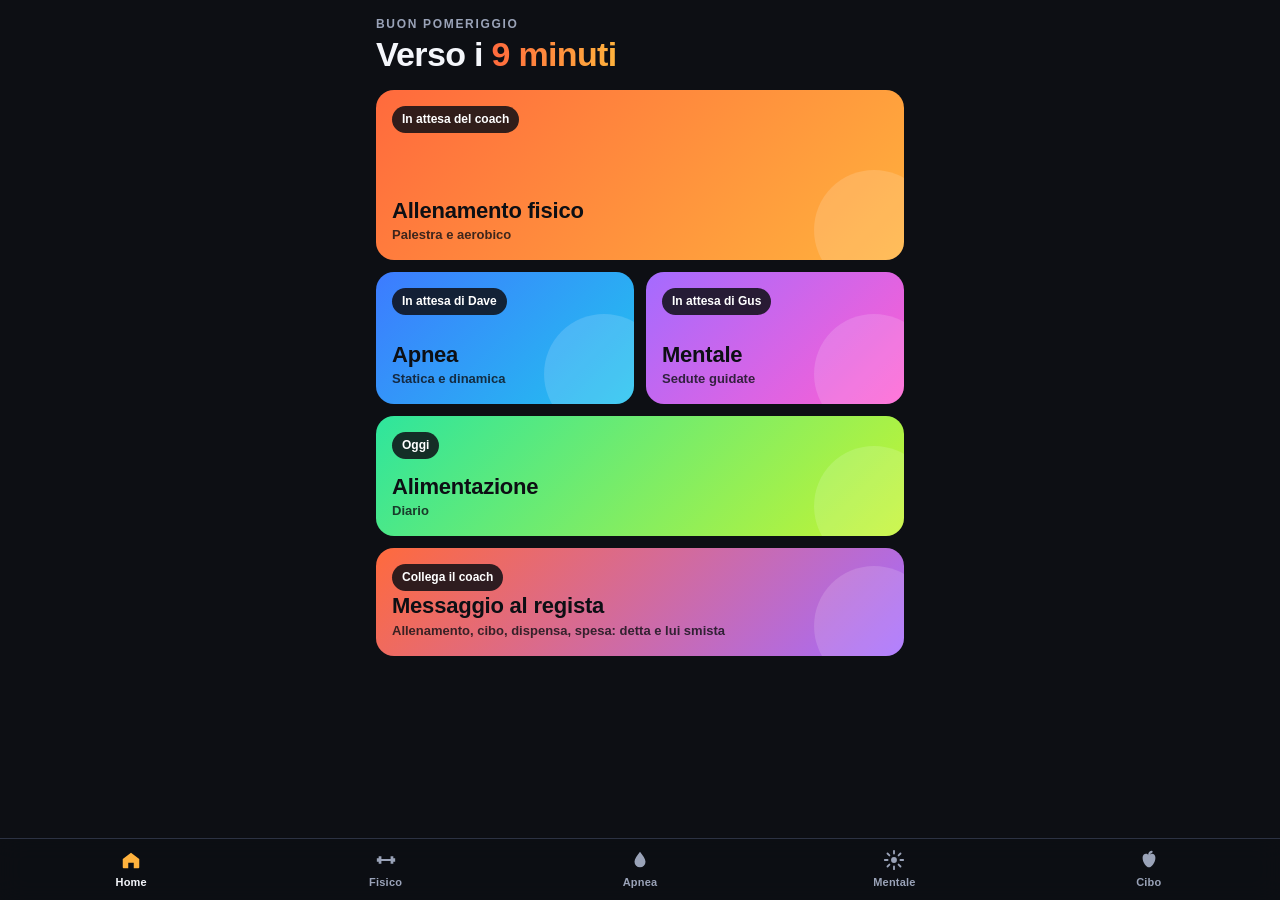
<file: index.html>
<!doctype html>
<html lang="it">
<head>
  <meta charset="utf-8">
  <meta name="viewport" content="width=device-width, initial-scale=1, viewport-fit=cover">
  <meta name="theme-color" content="#0d0f14">
  <meta name="color-scheme" content="dark">
  <meta name="format-detection" content="telephone=no">
  <meta name="apple-mobile-web-app-capable" content="yes">
  <meta name="mobile-web-app-capable" content="yes">
  <meta name="apple-mobile-web-app-status-bar-style" content="black-translucent">
  <meta name="apple-mobile-web-app-title" content="Mr. 9">
  <title>Mr. 9 Training</title>
  <link rel="manifest" href="manifest.webmanifest">
  <link rel="icon" href="icons/icon.svg" type="image/svg+xml">
  <link rel="icon" type="image/png" sizes="32x32" href="icons/favicon-32.png">
  <link rel="apple-touch-icon" href="icons/apple-touch-icon.png">
  <link rel="stylesheet" href="pwa/pwa.css">
  <link rel="stylesheet" href="app.css">
  <link rel="stylesheet" href="alimentazione/ali.css">
</head>
<body>
  <div id="app" class="app"></div>
  <nav class="tabbar" id="tabbar">
    <a href="#/" data-tab="home"><span class="ti"><svg viewBox="0 0 24 24"><path d="M3 11l9-7 9 7v9a1 1 0 0 1-1 1h-5v-6H9v6H4a1 1 0 0 1-1-1z"/></svg></span>Home</a>
    <a href="#/fisico" data-tab="fisico"><span class="ti"><svg viewBox="0 0 24 24"><path d="M2 10h2V8h3v8H4v-2H2zM22 10h-2V8h-3v8h3v-2h2zM7 11h10v2H7z"/></svg></span>Fisico</a>
    <a href="#/apnea" data-tab="apnea"><span class="ti"><svg viewBox="0 0 24 24"><path d="M12 3c3 4 6 7.5 6 11a6 6 0 0 1-12 0c0-3.5 3-7 6-11z"/></svg></span>Apnea</a>
    <a href="#/mentale" data-tab="mentale"><span class="ti"><svg viewBox="0 0 24 24"><circle cx="12" cy="12" r="3.2"/><path d="M12 2v3M12 19v3M2 12h3M19 12h3M4.9 4.9 7 7M17 17l2.1 2.1M4.9 19.1 7 17M17 7l2.1-2.1" stroke-width="2" stroke="currentColor" fill="none" stroke-linecap="round"/></svg></span>Mentale</a>
    <a href="#/alimentazione" data-tab="alimentazione"><span class="ti"><svg viewBox="0 0 24 24"><path d="M12 7c-2-3-7-2.5-7 2.5 0 5 4 10.5 7 10.5s7-5.5 7-10.5C19 4.5 14 4 12 7z"/><path d="M12 7c0-2 1-3.5 3-4" stroke="currentColor" stroke-width="2" fill="none" stroke-linecap="round"/></svg></span>Cibo</a>
  </nav>
  <script src="alimentazione/ali-dati.js"></script>
  <script src="alimentazione/ali.js"></script>
  <script src="app.js"></script>
  <script type="module" src="pwa/pwa.js"></script>
</body>
</html>
</file>
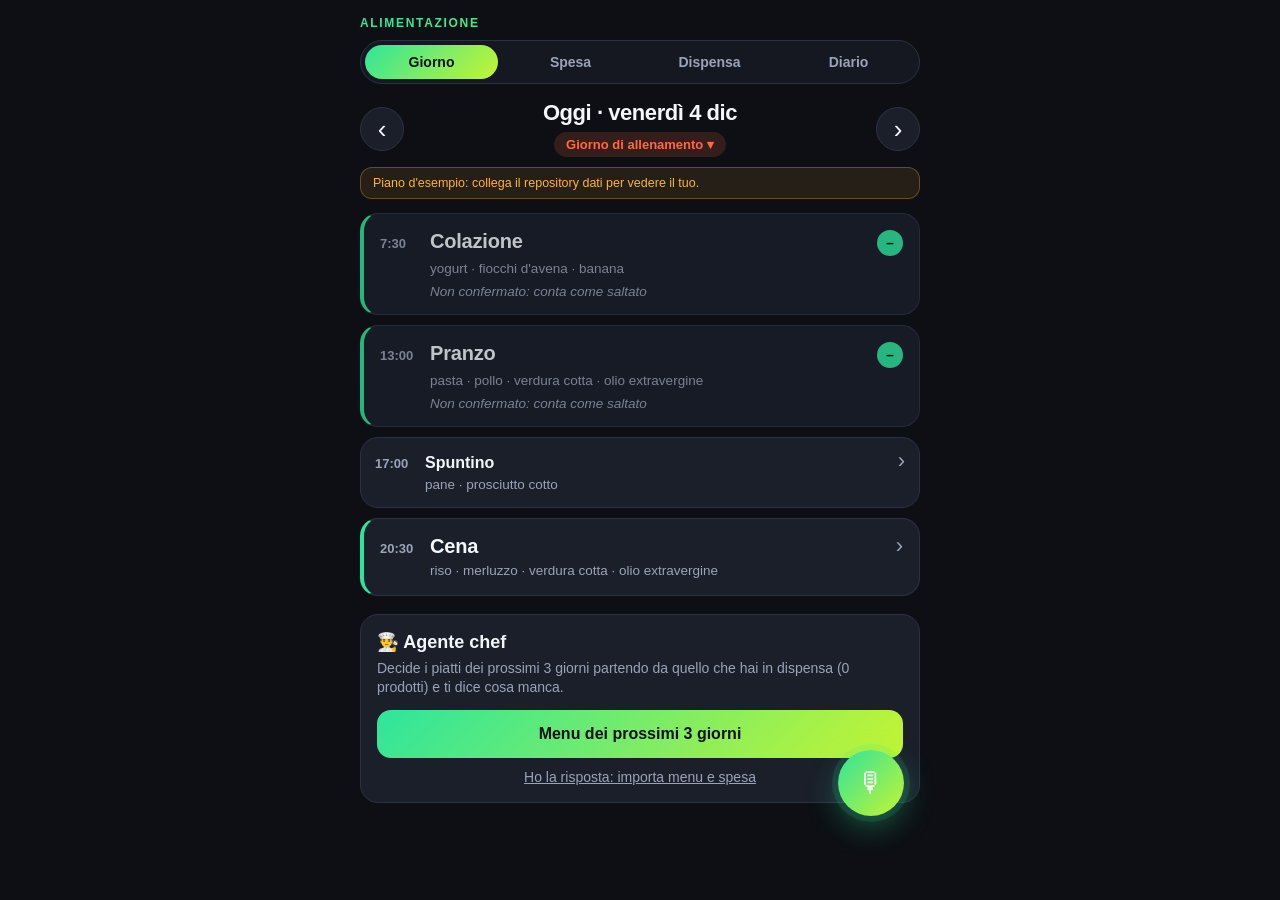
<file: alimentazione/anteprima.html>
<!doctype html>
<html lang="it">
<head>
<meta charset="utf-8">
<meta name="viewport" content="width=device-width, initial-scale=1, viewport-fit=cover">
<title>Alimentazione · anteprima</title>
<style>
  :root { --bg:#0d0f14; --bg2:#151821; --card:#1b1f2a; --card2:#232837; --line:#2c3243; --text:#f4f6fb; --muted:#9aa3b8;
    --cibo:#2ee59d; --cibo2:#c6f432; --fisico:#ff6a3d; --apnea:#22c3ee; --warn:#ffb23d; --r:18px; color-scheme: dark; }
  html, body { margin: 0; background: var(--bg); color: var(--text); }
  #app { max-width: 560px; margin: 0 auto; padding: 12px 16px 0; }
</style>
<link rel="stylesheet" href="ali.css">
</head>
<body>
<div id="app"><div id="ali-root"></div></div>
<script src="ali-dati.js"></script>
<script src="ali.js"></script>
<script>
  // Anteprima autonoma: nell'app vera il router lo fa da solo.
  function vai() {
    var h = location.hash.replace(/^#\/?/, '').split('/').filter(Boolean);
    if (h[0] !== 'alimentazione') { location.hash = '#/alimentazione'; return; }
    window.Mr9Alimentazione.mount(document.getElementById('ali-root'), { percorso: h.slice(1) });
    window.scrollTo(0, 0);
  }
  window.addEventListener('hashchange', vai); vai();
</script>
</body>
</html>
</file>
<file: pwa/pwa.css>
/* Base mobile per l'app installata.
 * Non impone colori o font all'app: solo comportamento "da app nativa"
 * (niente zoom, niente rimbalzo, rispetto di notch e barra home) e lo stile del banner di installazione.
 *
 * Variabili utili per l'app:
 *   --safe-top / --safe-bottom / --safe-left / --safe-right  → margini di notch e barra home
 *   --app-height  → altezza reale dello schermo (100dvh con fallback)
 *   --tap-min     → dimensione minima consigliata per i pulsanti (48px)
 */
:root {
  --safe-top: env(safe-area-inset-top, 0px);
  --safe-bottom: env(safe-area-inset-bottom, 0px);
  --safe-left: env(safe-area-inset-left, 0px);
  --safe-right: env(safe-area-inset-right, 0px);
  --app-height: 100vh;
  --tap-min: 48px;
  color-scheme: dark;
}
@supports (height: 100dvh) {
  :root { --app-height: 100dvh; }
}

html {
  -webkit-text-size-adjust: 100%;
  text-size-adjust: 100%;
  -webkit-tap-highlight-color: transparent;
  overscroll-behavior: none; /* niente "tira per aggiornare" o rimbalzo che sposta il timer */
  background: #0d0f14; /* evita il lampo bianco all'apertura */
}
body {
  margin: 0;
  min-height: var(--app-height);
  overscroll-behavior-y: none;
}
/* Facoltativo: contenuto lontano da notch e barra home, se l'app non lo gestisce già da sé */
body.pwa-safe-padding {
  padding: var(--safe-top) var(--safe-right) var(--safe-bottom) var(--safe-left);
  box-sizing: border-box;
}

/* Comportamento da app: niente selezione testo o menu "copia" con pressione lunga sui comandi */
button, [role="button"], .no-select, nav, header {
  -webkit-user-select: none;
  user-select: none;
  -webkit-touch-callout: none;
  touch-action: manipulation; /* niente zoom con doppio tocco, tocco immediato */
}
button, [role="button"] { min-height: var(--tap-min); }

/* iOS ingrandisce la pagina se un campo ha testo < 16px: lo evitiamo */
input, select, textarea { font-size: max(16px, 1em); }

/* Banner "Installa l'app" */
.pwa-install {
  position: fixed;
  left: 0; right: 0; bottom: 0;
  z-index: 9999;
  padding: 12px calc(12px + var(--safe-right)) calc(12px + var(--safe-bottom)) calc(12px + var(--safe-left));
  pointer-events: none;
  animation: pwa-up .25s ease-out;
}
.pwa-install__card {
  pointer-events: auto;
  max-width: 520px;
  margin: 0 auto;
  display: grid;
  grid-template-columns: 48px 1fr;
  gap: 12px 14px;
  align-items: center;
  padding: 16px;
  border-radius: 18px;
  background: #1a1d26;
  color: #eef2ff;
  border: 1px solid rgba(255, 106, 61, .45);
  box-shadow: 0 12px 40px rgba(0, 0, 0, .5);
  font: 15px/1.4 system-ui, -apple-system, "Segoe UI", Roboto, sans-serif;
}
.pwa-install__icon { border-radius: 12px; }
.pwa-install__text { display: flex; flex-direction: column; gap: 2px; }
.pwa-install__text strong { font-size: 16px; }
.pwa-install__text span { color: #aab3cf; font-size: 14px; }
.pwa-install__actions { grid-column: 1 / -1; display: flex; gap: 10px; }
.pwa-btn {
  flex: 1;
  min-height: var(--tap-min);
  border-radius: 12px;
  border: 1px solid rgba(255, 255, 255, .15);
  background: transparent;
  color: inherit;
  font: inherit;
  font-weight: 600;
  cursor: pointer;
}
.pwa-btn--primary { background: #ff6a3d; color: #160803; border-color: transparent; }
.pwa-install__how { grid-column: 1 / -1; }
.pwa-steps { margin: 4px 0 0; padding-left: 22px; display: grid; gap: 8px; }
.pwa-ico { vertical-align: -3px; color: #ffb23d; }
@keyframes pwa-up { from { transform: translateY(30px); opacity: 0; } to { transform: none; opacity: 1; } }
@media (prefers-reduced-motion: reduce) { .pwa-install { animation: none; } }

/* Nell'app installata il banner non serve mai */
.pwa-standalone .pwa-install { display: none; }
</file>
<file: app.css>
:root {
  color-scheme: dark;
  --bg: #0d0f14;
  --bg2: #151821;
  --card: #1b1f2a;
  --card2: #232837;
  --line: #2c3243;
  --text: #f4f6fb;
  --muted: #9aa3b8;
  --fisico: #ff6a3d;
  --fisico2: #ffb23d;
  --apnea: #22c3ee;
  --apnea2: #3d7bff;
  --mentale: #a46bff;
  --mentale2: #ff5fd2;
  --cibo: #2ee59d;
  --cibo2: #c6f432;
  --ok: #2ee59d;
  --warn: #ffb23d;
  --bad: #ff4d6d;
  --i-facile: #2ee59d;
  --i-recupero: #22c3ee;
  --i-medio: #ffb23d;
  --i-forte: #ff6a3d;
  --i-massimale: #ff3d6e;
  --r: 18px;
  --safe-b: env(safe-area-inset-bottom, 0px);
  --safe-t: env(safe-area-inset-top, 0px);
}
* { box-sizing: border-box; -webkit-tap-highlight-color: transparent; }
html, body { margin: 0; background: var(--bg); color: var(--text); }
body {
  font-family: -apple-system, BlinkMacSystemFont, "Segoe UI", Roboto, "Helvetica Neue", Arial, sans-serif;
  font-size: 16px; line-height: 1.4;
  min-height: 100vh;
  overscroll-behavior-y: none;
}
button, input, textarea, select { font: inherit; color: inherit; }
button { cursor: pointer; border: 0; background: none; }
a { color: inherit; text-decoration: none; }

.app { max-width: 560px; margin: 0 auto; padding: calc(16px + var(--safe-t)) 16px calc(96px + var(--safe-b)); }

/* tab bar */
.tabbar {
  position: fixed; left: 0; right: 0; bottom: 0; z-index: 20;
  display: flex; justify-content: space-around;
  background: rgba(13, 15, 20, .92); backdrop-filter: blur(12px);
  border-top: 1px solid var(--line);
  padding: 6px 4px calc(6px + var(--safe-b));
}
.tabbar a { flex: 1; text-align: center; font-size: 11px; color: var(--muted); padding: 4px 0; font-weight: 600; letter-spacing: .02em; }
.tabbar a .ti { display: block; height: 24px; margin-bottom: 2px; }
.tabbar a .ti svg { width: 22px; height: 22px; fill: currentColor; }
.tabbar a.on { color: var(--text); }
.tabbar a.on[data-tab="fisico"] .ti { color: var(--fisico); }
.tabbar a.on[data-tab="apnea"] .ti { color: var(--apnea); }
.tabbar a.on[data-tab="mentale"] .ti { color: var(--mentale); }
.tabbar a.on[data-tab="alimentazione"] .ti { color: var(--cibo); }
.tabbar a.on[data-tab="home"] .ti { color: var(--fisico2); }
body.focus .tabbar { display: none; }
body.focus .app { padding-bottom: calc(24px + var(--safe-b)); }

/* headings */
.eyebrow { font-size: 12px; font-weight: 800; letter-spacing: .14em; text-transform: uppercase; color: var(--muted); }
h1 { font-size: 34px; line-height: 1.05; margin: 4px 0 18px; font-weight: 900; letter-spacing: -.02em; }
h2 { font-size: 22px; margin: 0 0 8px; font-weight: 850; letter-spacing: -.01em; }
h3 { font-size: 17px; margin: 0; font-weight: 800; }
.muted { color: var(--muted); }
.small { font-size: 13px; }
.grad-fisico { background: linear-gradient(90deg, var(--fisico), var(--fisico2)); -webkit-background-clip: text; background-clip: text; color: transparent; }

.topbar { display: flex; align-items: center; justify-content: space-between; gap: 12px; margin-bottom: 12px; }
.back { display: inline-flex; align-items: center; gap: 6px; color: var(--muted); font-weight: 700; padding: 8px 0; }

/* section tiles */
.tiles { display: grid; grid-template-columns: 1fr 1fr; gap: 12px; }
.tile {
  position: relative; border-radius: var(--r); padding: 16px; min-height: 132px;
  display: flex; flex-direction: column; justify-content: space-between; overflow: hidden;
  color: #0d0f14;
}
.tile.big { grid-column: span 2; min-height: 170px; }
.tile .tname { font-size: 22px; font-weight: 900; letter-spacing: -.01em; }
.tile .tsub { font-size: 13px; font-weight: 700; opacity: .8; }
.tile .tbadge { align-self: flex-start; background: rgba(13,15,20,.85); color: #fff; font-size: 12px; font-weight: 800; padding: 5px 10px; border-radius: 99px; }
.tile.fisico { background: linear-gradient(135deg, var(--fisico), var(--fisico2)); }
.tile.apnea { background: linear-gradient(135deg, var(--apnea2), var(--apnea)); }
.tile.mentale { background: linear-gradient(135deg, var(--mentale), var(--mentale2)); }
.tile.cibo { background: linear-gradient(135deg, var(--cibo), var(--cibo2)); }
.tile.regista { background: linear-gradient(135deg, var(--fisico), var(--mentale)); }
.tile.soon { filter: saturate(.7); }
.tile::after { content: ""; position: absolute; right: -30px; bottom: -30px; width: 120px; height: 120px; border-radius: 50%; background: rgba(255,255,255,.15); }

/* cards */
.card { background: var(--card); border: 1px solid var(--line); border-radius: var(--r); padding: 16px; margin-bottom: 12px; }
.hero {
  border-radius: 22px; padding: 20px; margin-bottom: 14px; position: relative; overflow: hidden;
  background: radial-gradient(120% 140% at 100% 0%, rgba(255,178,61,.35), transparent 55%), linear-gradient(160deg, #2a1a16, #1b1f2a 60%);
  border: 1px solid rgba(255,106,61,.35);
}
.hero .tag { display: inline-block; font-size: 12px; font-weight: 800; letter-spacing: .1em; text-transform: uppercase; padding: 5px 10px; border-radius: 99px; background: rgba(255,106,61,.18); color: var(--fisico2); }
.hero h2 { font-size: 28px; margin: 12px 0 6px; }
.stats { display: flex; gap: 18px; margin: 14px 0 18px; flex-wrap: wrap; }
.stat b { display: block; font-size: 22px; font-weight: 900; }
.stat span { font-size: 12px; color: var(--muted); font-weight: 700; text-transform: uppercase; letter-spacing: .08em; }

.btn {
  display: flex; align-items: center; justify-content: center; gap: 8px; width: 100%;
  padding: 16px 18px; border-radius: 14px; font-weight: 850; font-size: 17px; letter-spacing: .01em;
  background: var(--card2); color: var(--text); border: 1px solid var(--line);
}
.btn.primary { background: linear-gradient(90deg, var(--fisico), var(--fisico2)); color: #140b06; border: 0; box-shadow: 0 8px 24px -8px rgba(255,106,61,.6); }
.btn.ok { background: linear-gradient(90deg, #1fcf88, var(--cibo2)); color: #06140d; border: 0; }
.btn.ghost { background: transparent; }
.btn.sm { padding: 10px 12px; font-size: 14px; border-radius: 12px; width: auto; }
.btn:disabled { opacity: .45; }
.row { display: flex; gap: 10px; }
.row > * { flex: 1; }
.stack > * + * { margin-top: 10px; }

/* exercise list */
.exlist { list-style: none; margin: 0; padding: 0; }
.exitem {
  display: flex; align-items: center; gap: 14px; padding: 14px; margin-bottom: 10px;
  background: var(--card); border: 1px solid var(--line); border-radius: 16px;
}
.exnum { flex: 0 0 38px; height: 38px; border-radius: 12px; display: grid; place-items: center; font-weight: 900; background: var(--card2); color: var(--fisico2); }
.exitem.done .exnum { background: var(--ok); color: #06140d; }
.exitem.skip .exnum { background: var(--line); color: var(--muted); }
.exitem .exmeta { font-size: 13px; color: var(--muted); font-weight: 600; }
.exitem .chev { margin-left: auto; color: var(--muted); font-size: 20px; }

/* exercise screen */
.media {
  border-radius: var(--r); aspect-ratio: 16/10; margin-bottom: 14px; overflow: hidden;
  background: repeating-linear-gradient(135deg, var(--card) 0 14px, var(--card2) 14px 28px);
  border: 1px dashed var(--line); display: grid; place-items: center; color: var(--muted); font-weight: 700; font-size: 14px; text-align: center;
}
.media img { width: 100%; height: 100%; object-fit: contain; background: #fff; }
.presc { display: flex; flex-wrap: wrap; gap: 8px; margin: 10px 0 14px; }
.chip { background: var(--card2); border: 1px solid var(--line); padding: 7px 11px; border-radius: 99px; font-size: 14px; font-weight: 750; }
.chip b { color: var(--fisico2); }
.note { background: rgba(255,178,61,.08); border-left: 3px solid var(--fisico2); padding: 10px 12px; border-radius: 8px; font-size: 14px; margin-bottom: 14px; }

/* set tracker */
.sets { display: flex; gap: 8px; margin: 6px 0 16px; }
.setdot { flex: 1; height: 8px; border-radius: 99px; background: var(--line); }
.setdot.on { background: var(--fisico2); }
.setdot.done { background: var(--ok); }

.bigtimer {
  position: relative; width: min(78vw, 300px); aspect-ratio: 1; margin: 6px auto 16px; border-radius: 50%;
  display: grid; place-items: center; user-select: none; -webkit-user-select: none;
}
.bigtimer svg { position: absolute; inset: 0; transform: rotate(-90deg); }
.bigtimer .tlabel { text-align: center; position: relative; }
.bigtimer .tstate { font-size: 13px; font-weight: 850; letter-spacing: .14em; text-transform: uppercase; color: var(--muted); }
.bigtimer .ttime { font-size: 64px; font-weight: 900; font-variant-numeric: tabular-nums; letter-spacing: -.03em; line-height: 1; margin: 6px 0; }
.bigtimer .thint { font-size: 14px; font-weight: 700; color: var(--muted); }
.bigtimer.tap { cursor: pointer; }
.bigtimer.tap:active { transform: scale(.98); }
.bigtimer.ready .ttime { font-size: 44px; }

.setlog { width: 100%; border-collapse: collapse; margin-top: 4px; font-size: 15px; }
.setlog th { text-align: left; font-size: 11px; color: var(--muted); text-transform: uppercase; letter-spacing: .1em; padding: 6px 4px; }
.setlog td { padding: 4px; border-top: 1px solid var(--line); }
.setlog input { width: 100%; background: var(--bg2); border: 1px solid var(--line); border-radius: 10px; padding: 8px; text-align: center; }
.setlog .sn { font-weight: 900; color: var(--muted); width: 36px; }

/* intervals */
.phasebox { border-radius: 22px; padding: 18px; text-align: center; margin-bottom: 12px; color: #0d0f14; transition: background .3s; }
.phasebox .pname { font-size: 26px; font-weight: 900; letter-spacing: -.01em; }
.phasebox .ptime { font-size: 76px; font-weight: 900; font-variant-numeric: tabular-nums; line-height: 1; margin: 8px 0; letter-spacing: -.03em; }
.phasebox .pinfo { font-size: 14px; font-weight: 800; opacity: .75; }
.progress { height: 8px; background: var(--line); border-radius: 99px; overflow: hidden; margin: 8px 0 14px; }
.progress > div { height: 100%; background: linear-gradient(90deg, var(--fisico), var(--fisico2)); }
.phases { list-style: none; padding: 0; margin: 12px 0 0; }
.phases li { display: flex; align-items: center; gap: 10px; padding: 9px 4px; border-top: 1px solid var(--line); font-size: 15px; }
.phases li .pc { width: 10px; height: 10px; border-radius: 50%; flex: 0 0 10px; }
.phases li .pd { margin-left: auto; font-variant-numeric: tabular-nums; color: var(--muted); font-weight: 700; }
.phases li.cur { font-weight: 850; }
.phases li.past { opacity: .4; }
.i-facile { background: var(--i-facile); }
.i-recupero { background: var(--i-recupero); }
.i-medio { background: var(--i-medio); }
.i-forte { background: var(--i-forte); }
.i-massimale { background: var(--i-massimale); }

/* questions */
.q { margin-bottom: 20px; }
.q label.ql { display: block; font-weight: 800; margin-bottom: 10px; font-size: 17px; }
.scale { display: grid; gap: 6px; }
.scale button { padding: 12px 0; border-radius: 12px; background: var(--card2); border: 1px solid var(--line); font-weight: 850; }
.scale button.sel { background: linear-gradient(135deg, var(--fisico), var(--fisico2)); color: #140b06; border-color: transparent; }
.scale-ends { display: flex; justify-content: space-between; font-size: 12px; color: var(--muted); margin-top: 6px; font-weight: 700; }
textarea, .input { width: 100%; background: var(--bg2); border: 1px solid var(--line); border-radius: 12px; padding: 12px; min-height: 48px; }
textarea { min-height: 96px; resize: vertical; }
textarea.code { font-family: ui-monospace, SFMono-Regular, Menlo, Consolas, monospace; font-size: 12px; min-height: 220px; }

.empty { text-align: center; padding: 36px 16px; }
.empty .big { font-size: 46px; margin-bottom: 6px; }

.toast {
  position: fixed; left: 50%; bottom: calc(90px + var(--safe-b)); transform: translateX(-50%);
  background: #fff; color: #0d0f14; padding: 10px 16px; border-radius: 99px; font-weight: 800; font-size: 14px; z-index: 50;
  box-shadow: 0 10px 30px rgba(0,0,0,.4);
  max-width: calc(100% - 32px); width: max-content; text-align: center;
}
.hist { display: flex; justify-content: space-between; align-items: center; gap: 10px; }
.pill { font-size: 12px; font-weight: 850; padding: 4px 9px; border-radius: 99px; background: var(--card2); color: var(--muted); }
.pill.ok { background: rgba(46,229,157,.15); color: var(--ok); }
.pill.warn { background: rgba(255,178,61,.15); color: var(--warn); }

.soonhero { border-radius: 22px; padding: 26px 20px; color: #0d0f14; margin-bottom: 14px; }
.soonhero.apnea { background: linear-gradient(135deg, var(--apnea2), var(--apnea)); }
.soonhero.mentale { background: linear-gradient(135deg, var(--mentale), var(--mentale2)); }
.soonhero.cibo { background: linear-gradient(135deg, var(--cibo), var(--cibo2)); }
.soonhero h1 { margin: 6px 0 6px; }
details summary { cursor: pointer; font-weight: 800; color: var(--muted); padding: 6px 0; }

.phasebox.tap { cursor: pointer; user-select: none; -webkit-user-select: none; }
.phasebox.tap:active { transform: scale(.985); }
.phasebox .paz { display: inline-block; margin: 6px 0 8px; padding: 6px 12px; border-radius: 99px; background: rgba(13,15,20,.82); color: #fff; font-size: 13px; font-weight: 800; }
.bigtimer.next .ttime { background: linear-gradient(90deg, var(--fisico), var(--fisico2)); -webkit-background-clip: text; background-clip: text; color: transparent; }
.sotto { margin-top: 45vh; padding-top: 14px; border-top: 1px dashed var(--line); }

.tb-left { display: inline-flex; align-items: center; gap: 10px; }
.homebtn { display: inline-grid; place-items: center; width: 38px; height: 38px; border-radius: 12px; background: var(--card2); border: 1px solid var(--line); color: var(--text); }
.homebtn svg { width: 20px; height: 20px; fill: currentColor; }

/* ---------- apnea (Dave) ---------- */
:root { --i-respiro: #7fe3ff; --i-apnea: #1f4fd8; }
.i-respiro { background: var(--i-respiro); }
.i-apnea { background: var(--i-apnea); }
.phasebox.i-apnea { color: #fff; background: radial-gradient(120% 120% at 50% 0%, #3d7bff, #0b2a7a 70%); }
.phasebox.i-apnea .paz { background: rgba(255,255,255,.92); color: #0b2a7a; }
.phasebox.i-respiro { background: linear-gradient(160deg, #b8f1ff, var(--apnea)); }
/* nelle pagine di apnea l'accento arancio diventa blu acqua */
body[data-sez="apnea"] { --fisico: #3d7bff; --fisico2: #22c3ee; }
body[data-sez="apnea"] .hero { background: radial-gradient(120% 140% at 100% 0%, rgba(34,195,238,.35), transparent 55%), linear-gradient(160deg, #0f2440, #1b1f2a 60%); border-color: rgba(34,195,238,.4); }
body[data-sez="apnea"] .hero .tag { background: rgba(34,195,238,.16); color: var(--apnea); }
body[data-sez="apnea"] .btn.primary { color: #04121f; box-shadow: 0 8px 24px -8px rgba(61,123,255,.6); }
body[data-sez="apnea"] .note { background: rgba(34,195,238,.08); }
body[data-sez="apnea"] .scale button.sel { color: #04121f; }
.note.safe { border-left-color: var(--ok); background: rgba(46,229,157,.08); }
.checks { display: grid; gap: 10px; margin-bottom: 16px; }
.check { display: flex; align-items: center; gap: 14px; text-align: left; padding: 16px; border-radius: 16px; background: var(--card); border: 1px solid var(--line); font-weight: 750; font-size: 16px; }
.check .box { flex: 0 0 28px; height: 28px; border-radius: 9px; border: 2px solid var(--muted); display: grid; place-items: center; }
.check[aria-pressed="true"] { border-color: var(--ok); background: rgba(46,229,157,.08); }
.check[aria-pressed="true"] .box { background: var(--ok); border-color: var(--ok); }
.check[aria-pressed="true"] .box::after { content: "✓"; color: #06140d; font-weight: 900; }
button.chip { cursor: pointer; color: var(--text); }
.apnlog td:first-child { width: 30px; }
.presc .chip { display: inline-flex; align-items: center; gap: 4px; }

/* ---------- mentale (Gus) ---------- */
body[data-sez="mentale"] { --fisico: #a46bff; --fisico2: #ff5fd2; }
body[data-sez="mentale"] .hero { background: radial-gradient(120% 140% at 100% 0%, rgba(255,95,210,.28), transparent 55%), linear-gradient(160deg, #24173a, #1b1f2a 60%); border-color: rgba(164,107,255,.4); }
body[data-sez="mentale"] .hero .tag { background: rgba(164,107,255,.18); color: #d9b8ff; }
body[data-sez="mentale"] .note { background: rgba(164,107,255,.08); }
body[data-sez="mentale"] .btn.primary { color: #16061f; box-shadow: 0 8px 24px -8px rgba(164,107,255,.6); }
.guida { background: var(--card); border: 1px solid var(--line); border-left: 3px solid var(--fisico2); border-radius: 14px; padding: 14px 16px; font-size: 18px; line-height: 1.5; margin-bottom: 14px; white-space: pre-line; }
.ytbox { position: fixed; right: 12px; bottom: calc(12px + var(--safe-b)); z-index: 30; width: min(46vw, 220px); background: var(--card); border: 1px solid var(--line); border-radius: 14px; overflow: hidden; box-shadow: 0 10px 30px rgba(0,0,0,.45); }
.ytbox .ytt { font-size: 11px; font-weight: 800; padding: 6px 8px; color: var(--muted); white-space: nowrap; overflow: hidden; text-overflow: ellipsis; }
.ytbox #yt-player, .ytbox iframe { display: block; width: 100%; aspect-ratio: 16/9; height: auto; border: 0; }
body.has-yt .app { padding-bottom: calc(170px + var(--safe-b)); }
body[data-sez="mentale"] .phasebox.i-facile, body[data-sez="mentale"] .phasebox.i-recupero { background: linear-gradient(160deg, #d9b8ff, #ff9be6); }

/* Prossime sedute, nota del coach, uscita dalla seduta */
.coachnote { border-left: 4px solid var(--fisico2); }
body[data-sez="apnea"] .coachnote { border-left-color: var(--apnea); }
.nextcard { display: flex; align-items: center; justify-content: space-between; gap: 10px; color: inherit; text-decoration: none; }
.nextcard b { display: block; font-size: 17px; margin: 8px 0 2px; }
.nextcard .chev { color: var(--muted); font-size: 22px; }
.exitbox { display: grid; grid-template-columns: 1fr 1fr; gap: 10px; margin-top: 22px; padding-top: 14px; border-top: 1px solid var(--line); }
.exitbox p { grid-column: 1 / -1; }
.exitbox .btn { font-size: 15px; padding: 12px 10px; }
.btn.danger { color: var(--bad); border-color: rgba(255,90,90,.35); }
</file>
<file: alimentazione/ali.css>
/* Mr. 9 Training · sezione Alimentazione. Riusa le variabili di app.css, con valori di riserva. */
.ali {
  --a-bg2: var(--bg2, #151821); --a-card: var(--card, #1b1f2a); --a-card2: var(--card2, #232837);
  --a-line: var(--line, #2c3243); --a-text: var(--text, #f4f6fb); --a-muted: var(--muted, #9aa3b8);
  --a-c1: var(--cibo, #2ee59d); --a-c2: var(--cibo2, #c6f432); --a-warn: var(--warn, #ffb23d); --a-r: var(--r, 18px);
  color: var(--a-text); padding-bottom: 96px; position: relative;
  font-family: -apple-system, BlinkMacSystemFont, "Segoe UI", Roboto, Arial, sans-serif;
}
.ali *, .ali-foglio *, .ali-toast * { box-sizing: border-box; }
.ali a { color: inherit; text-decoration: none; }
.ali h2 { margin: 0; font-size: 26px; font-weight: 900; letter-spacing: -.02em; }
.ali-eyebrow { font-size: 12px; font-weight: 800; letter-spacing: .14em; text-transform: uppercase;
  background: linear-gradient(135deg, var(--a-c1), var(--a-c2)); -webkit-background-clip: text; background-clip: text; color: transparent; margin: 4px 0 10px; }

.ali-schede { display: flex; gap: 6px; background: var(--a-bg2); border: 1px solid var(--a-line); border-radius: 999px; padding: 4px; margin-bottom: 16px; }
.ali-schede a { flex: 1; text-align: center; padding: 9px 4px; border-radius: 999px; font-size: 14px; font-weight: 700; color: var(--a-muted); white-space: nowrap; }
.ali-schede a.ali-on { background: linear-gradient(135deg, var(--a-c1), var(--a-c2)); color: #0d0f14; }
.ali-schede b { display: inline-block; min-width: 18px; padding: 0 5px; border-radius: 9px; background: var(--a-card2); color: var(--a-text); font-size: 11px; line-height: 18px; }
.ali-schede a.ali-on b { background: rgba(13,15,20,.25); color: #0d0f14; }

.ali-giorno { display: flex; align-items: center; gap: 8px; margin-bottom: 10px; }
.ali-giorno-c { flex: 1; text-align: center; }
.ali-data { font-size: 22px; font-weight: 900; letter-spacing: -.02em; }
.ali-data::first-letter, .ali-l-n::first-letter, .ali-dia-t b::first-letter, .ali-indietro::first-letter { text-transform: uppercase; }
.ali-freccia { width: 44px; height: 44px; border-radius: 50%; border: 1px solid var(--a-line); background: var(--a-card); color: var(--a-text); font-size: 26px; line-height: 1; cursor: pointer; }
.ali-tipo { margin-top: 6px; border: 0; border-radius: 999px; padding: 5px 12px; font-size: 13px; font-weight: 800; cursor: pointer;
  color: var(--c); background: color-mix(in srgb, var(--c) 16%, transparent); }
.ali-bozza { font-size: 12.5px; color: var(--a-warn); background: color-mix(in srgb, var(--a-warn) 10%, transparent); border: 1px solid color-mix(in srgb, var(--a-warn) 30%, transparent); border-radius: 12px; padding: 8px 12px; margin: 6px 0 14px; }

.ali-pasti { display: grid; gap: 10px; }
.ali-pasto { display: block; background: var(--a-card); border: 1px solid var(--a-line); border-radius: var(--a-r); padding: 12px 14px; }
.ali-pasto:active { transform: scale(.99); }
.ali-princ { border-left: 4px solid var(--a-c1); padding: 16px 16px 15px; }
.ali-pasto-t { display: flex; align-items: baseline; gap: 10px; }
.ali-ora { font-size: 13px; font-weight: 800; color: var(--a-muted); font-variant-numeric: tabular-nums; min-width: 40px; }
.ali-nome { flex: 1; font-weight: 800; font-size: 16px; }
.ali-princ .ali-nome { font-size: 20px; font-weight: 900; letter-spacing: -.01em; }
.ali-va { color: var(--a-muted); font-size: 22px; line-height: 1; }
.ali-stato { width: 26px; height: 26px; border-radius: 50%; display: inline-grid; place-items: center; font-size: 14px; font-weight: 900; background: var(--a-c1); color: #0d0f14; }
.ali-ingr-breve { color: var(--a-muted); font-size: 13.5px; margin: 4px 0 0 50px; line-height: 1.35; }
.ali-fatto { opacity: .78; }
.ali-reg { margin: 6px 0 0 50px; font-size: 13.5px; color: var(--a-c2); }
.ali-extra { margin-top: 10px; font-size: 13.5px; color: var(--a-muted); display: grid; gap: 4px; }
.ali-extra b { color: var(--a-text); }
.ali-tot { margin-top: 14px; text-align: center; font-size: 13px; color: var(--a-muted); }
.ali-tot span { opacity: .7; }

.ali-indietro { display: inline-block; color: var(--a-muted) !important; font-weight: 700; margin: 4px 0 14px; }
.ali-det-tit { display: flex; align-items: baseline; gap: 10px; }
.ali-det-tit h2 { font-size: 30px; }
.ali-nota { color: var(--a-muted); margin: 6px 0 0; }
.ali-avv { margin: 10px 0 0; font-size: 13.5px; color: var(--apnea, #22c3ee); }
.ali-ingr { list-style: none; padding: 0; margin: 16px 0 8px; background: var(--a-card); border: 1px solid var(--a-line); border-radius: var(--a-r); overflow: hidden; }
.ali-ingr li { display: flex; justify-content: space-between; gap: 12px; padding: 14px 16px; border-top: 1px solid var(--a-line); font-size: 17px; }
.ali-ingr li:first-child { border-top: 0; }
.ali-in-n { font-weight: 700; }
.ali-in-q { font-weight: 900; font-variant-numeric: tabular-nums; white-space: nowrap; }
.ali-hai { color: var(--a-c1); font-style: normal; font-size: 10px; vertical-align: middle; }
.ali-pic { font-size: 12.5px; color: var(--a-muted); margin: 8px 0; line-height: 1.4; }

.ali-btn { display: block; width: 100%; border: 0; border-radius: 14px; padding: 15px 16px; font-size: 16px; font-weight: 800; cursor: pointer; font-family: inherit; }
.ali-btn-chef { margin-top: 16px; background: linear-gradient(135deg, var(--a-c1), var(--a-c2)); color: #0d0f14; font-size: 18px; padding: 17px; }
.ali-btn-pri { background: linear-gradient(135deg, var(--a-c1), var(--a-c2)); color: #0d0f14; }
.ali-btn-sec { background: var(--a-card2); color: var(--a-text); border: 1px solid var(--a-line); }
.ali-btn-ok { background: color-mix(in srgb, var(--a-c1) 18%, transparent); color: var(--a-c1); border: 1px solid color-mix(in srgb, var(--a-c1) 40%, transparent); }
.ali-link { display: block; margin: 10px auto 0; background: none; border: 0; color: var(--a-muted); font-size: 14px; text-decoration: underline; cursor: pointer; font-family: inherit; }
.ali-due { display: grid; grid-template-columns: repeat(auto-fit, minmax(140px, 1fr)); gap: 8px; margin-top: 12px; }
.ali-due .ali-btn { font-size: 14.5px; padding: 13px 8px; }
.ali-det-reg { margin-top: 22px; padding-top: 16px; border-top: 1px solid var(--a-line); }
.ali-det-reg .ali-reg { margin: 0 0 4px; }
.ali-nc { color: var(--a-muted); font-style: italic; }

.ali-sez-t { margin-bottom: 12px; }
.ali-vuoto { color: var(--a-muted); background: var(--a-card); border: 1px dashed var(--a-line); border-radius: var(--a-r); padding: 18px; line-height: 1.45; }
.ali-lista { list-style: none; margin: 0; padding: 0; background: var(--a-card); border: 1px solid var(--a-line); border-radius: var(--a-r); overflow: hidden; }
.ali-lista li { display: flex; align-items: center; gap: 12px; padding: 12px 14px; border-top: 1px solid var(--a-line); }
.ali-lista li:first-child { border-top: 0; }
.ali-lista li button { flex: none; width: 28px; height: 28px; border-radius: 50%; border: 2px solid var(--a-line); background: transparent; color: #0d0f14; font-weight: 900; cursor: pointer; }
.ali-l-n { flex: 1; font-weight: 700; font-size: 16px; }
.ali-l-q { color: var(--a-muted); font-weight: 800; font-variant-numeric: tabular-nums; white-space: nowrap; }
.ali-orig { font-style: normal; font-size: 10.5px; font-weight: 800; letter-spacing: .08em; text-transform: uppercase; color: var(--a-muted); border: 1px solid var(--a-line); border-radius: 6px; padding: 1px 5px; }
.ali-preso .ali-l-n { text-decoration: line-through; color: var(--a-muted); }
.ali-preso button { background: var(--a-c1) !important; border-color: var(--a-c1) !important; }
.ali-disp li { padding: 13px 16px; }

.ali-dia-g { background: var(--a-card); border: 1px solid var(--a-line); border-radius: var(--a-r); padding: 12px 14px; margin-bottom: 10px; }
.ali-dia-t { display: flex; justify-content: space-between; margin-bottom: 6px; font-size: 14.5px; }
.ali-dia-t span { font-size: 12px; font-weight: 800; }
.ali-dia-g ul { list-style: none; margin: 0; padding: 0; }
.ali-dia-g li { display: flex; justify-content: space-between; gap: 12px; padding: 4px 0; font-size: 13.5px; }
.ali-dia-g li span:last-child { text-align: right; color: var(--a-c2); }
.ali-dia-g li.ali-manca span:last-child { color: var(--a-muted); }

.ali-mic { position: fixed; z-index: 30; right: max(16px, calc(50% - 264px)); bottom: calc(84px + env(safe-area-inset-bottom, 0px));
  width: 66px; height: 66px; border-radius: 50%; border: 0; cursor: pointer; font-size: 28px;
  background: linear-gradient(135deg, var(--a-c1), var(--a-c2)); box-shadow: 0 10px 30px rgba(46,229,157,.35), 0 0 0 6px rgba(46,229,157,.12); }

.ali-foglio { position: fixed; inset: 0; z-index: 100; display: flex; align-items: flex-end; justify-content: center; }
.ali-foglio-fondo { position: absolute; inset: 0; background: rgba(5,6,10,.7); }
.ali-foglio-box { position: relative; width: 100%; max-width: 560px; background: var(--bg2, #151821); color: var(--text, #f4f6fb); border-radius: 24px 24px 0 0; border: 1px solid var(--line, #2c3243);
  padding: 22px 18px calc(18px + env(safe-area-inset-bottom, 0px)); font-family: -apple-system, BlinkMacSystemFont, "Segoe UI", Roboto, Arial, sans-serif; }
.ali-foglio-tit { font-size: 22px; font-weight: 900; letter-spacing: -.02em; text-align: center; }
.ali-onda { display: flex; justify-content: center; align-items: center; gap: 6px; height: 64px; }
.ali-onda[hidden] { display: none; }
.ali-onda span { width: 6px; height: 14px; border-radius: 3px; background: var(--cibo, #2ee59d); opacity: .5; }
.ali-ascolto .ali-onda span { opacity: 1; animation: ali-onda 0.9s ease-in-out infinite; }
.ali-ascolto .ali-onda span:nth-child(2) { animation-delay: .1s } .ali-ascolto .ali-onda span:nth-child(3) { animation-delay: .2s }
.ali-ascolto .ali-onda span:nth-child(4) { animation-delay: .3s } .ali-ascolto .ali-onda span:nth-child(5) { animation-delay: .4s }
@keyframes ali-onda { 50% { height: 46px; } }
.ali-trascritto { min-height: 24px; text-align: center; font-size: 18px; font-weight: 700; margin-bottom: 8px; }
.ali-dettato { margin: 10px 0; }
.ali-dettato[hidden] { display: none; }
.ali-dettato textarea { width: 100%; font: inherit; font-size: 17px; color: inherit; background: var(--card, #1b1f2a); border: 1px solid var(--line, #2c3243); border-radius: 14px; padding: 12px; resize: none; margin-bottom: 8px; }
.ali-dettato .ali-btn, .ali-foglio .ali-btn { display: block; width: 100%; border: 0; border-radius: 14px; padding: 14px; font-size: 16px; font-weight: 800; font-family: inherit; cursor: pointer; }
.ali-foglio .ali-btn-pri { background: linear-gradient(135deg, var(--cibo, #2ee59d), var(--cibo2, #c6f432)); color: #0d0f14; }
.ali-foglio .ali-btn-sec { background: var(--card2, #232837); color: var(--text, #f4f6fb); margin-top: 6px; }
.ali-foglio .ali-pic { font-size: 12.5px; color: var(--muted, #9aa3b8); text-align: center; }
.ali-esempi { list-style: none; padding: 0; margin: 4px 0 12px; display: grid; gap: 6px; }
.ali-esempi li { text-align: center; color: var(--muted, #9aa3b8); font-size: 14px; }

.ali-toast { position: fixed; z-index: 120; left: 50%; bottom: calc(160px + env(safe-area-inset-bottom, 0px)); transform: translate(-50%, 20px); opacity: 0; pointer-events: none;
  width: calc(100% - 32px); max-width: 528px; display: flex; align-items: center; gap: 12px; padding: 12px 14px; border-radius: 14px;
  background: #f4f6fb; color: #0d0f14; font: 600 15px/1.35 -apple-system, BlinkMacSystemFont, "Segoe UI", Roboto, Arial, sans-serif; transition: .2s; box-shadow: 0 10px 30px rgba(0,0,0,.4); }
.ali-toast.ali-on { opacity: 1; transform: translate(-50%, 0); pointer-events: auto; }
.ali-toast span { flex: 1; }
.ali-toast button { border: 0; background: none; font: inherit; font-weight: 900; color: #0a8f5f; cursor: pointer; }
.ali-piatto { margin: 4px 0 0 50px; font-weight: 800; font-size: 15px; color: var(--a-c2); }
.ali-piatto-g { margin: 8px 0 0; font-size: 18px; }
.ali-chef { margin-top: 18px; background: var(--a-card); border: 1px solid var(--a-line); border-radius: var(--a-r); padding: 16px; }
.ali-chef-t { font-weight: 900; font-size: 18px; }
.ali-chef p { color: var(--a-muted); font-size: 14px; margin: 6px 0 12px; line-height: 1.4; }
.ali-ricetta { margin-top: 16px; background: var(--a-card); border: 1px solid var(--a-line); border-radius: var(--a-r); padding: 14px 16px; }
.ali-ricetta p { margin: 8px 0 0; line-height: 1.5; font-size: 15px; }

/* lista per negozio (agente spesa) */
.ali-neg-sel { display: flex; flex-wrap: wrap; align-items: center; gap: 8px; margin: 0 0 12px; }
.ali-neg-sel span { font-size: 13px; color: var(--a-muted); font-weight: 700; }
.ali-chip { border: 1px solid var(--a-line); background: var(--a-card); color: inherit; border-radius: 999px; padding: 6px 12px; font-weight: 800; font-size: 14px; cursor: pointer; }
.ali-chip-on { background: var(--a-c1); border-color: var(--a-c1); color: #0d0f14; }
.ali-neg-t { margin: 18px 0 4px; font-size: 17px; }
.ali-rep-t { margin: 14px 0 6px; font-size: 12px; font-weight: 800; letter-spacing: .08em; text-transform: uppercase; color: var(--a-muted); }
.ali-l-sub { display: block; font-size: 12.5px; font-weight: 500; color: var(--a-muted); margin-top: 2px; }
.ali-off { font-style: normal; font-size: 10.5px; font-weight: 900; text-transform: uppercase; letter-spacing: .06em; color: #0d0f14; background: #ffd23f; border-radius: 6px; padding: 1px 6px; vertical-align: middle; }
.ali-occ { margin: 16px 0 6px; background: var(--a-card); border: 1px solid #ffd23f; border-radius: var(--a-r); padding: 12px 14px; }
.ali-occ-t { font-weight: 800; margin-bottom: 6px; }
.ali-occ-r { display: flex; align-items: center; justify-content: space-between; gap: 12px; padding: 8px 0; border-top: 1px solid var(--a-line); font-size: 14.5px; }
.ali-occ-r:first-of-type { border-top: 0; }
.ali-occ-b { width: auto; flex: none; padding: 8px 14px; margin: 0; }
.ali-occ-ok { flex: none; font-weight: 800; color: var(--a-c1); font-size: 13px; }
/* quantità modificabile nella lista della spesa */
.ali-qin { display: inline-flex; align-items: center; gap: 4px; }
.ali-qin input { width: 68px; padding: 7px 8px; border-radius: 10px; border: 1px solid var(--a-line); background: var(--a-card2); color: var(--a-text); font: inherit; font-weight: 800; text-align: right; font-variant-numeric: tabular-nums; -moz-appearance: textfield; }
.ali-qin input::-webkit-outer-spin-button, .ali-qin input::-webkit-inner-spin-button { -webkit-appearance: none; margin: 0; }
.ali-qin input:focus { outline: 2px solid var(--a-c1); outline-offset: 1px; }
.ali-qin span { min-width: 22px; font-size: 13px; }
</file>
